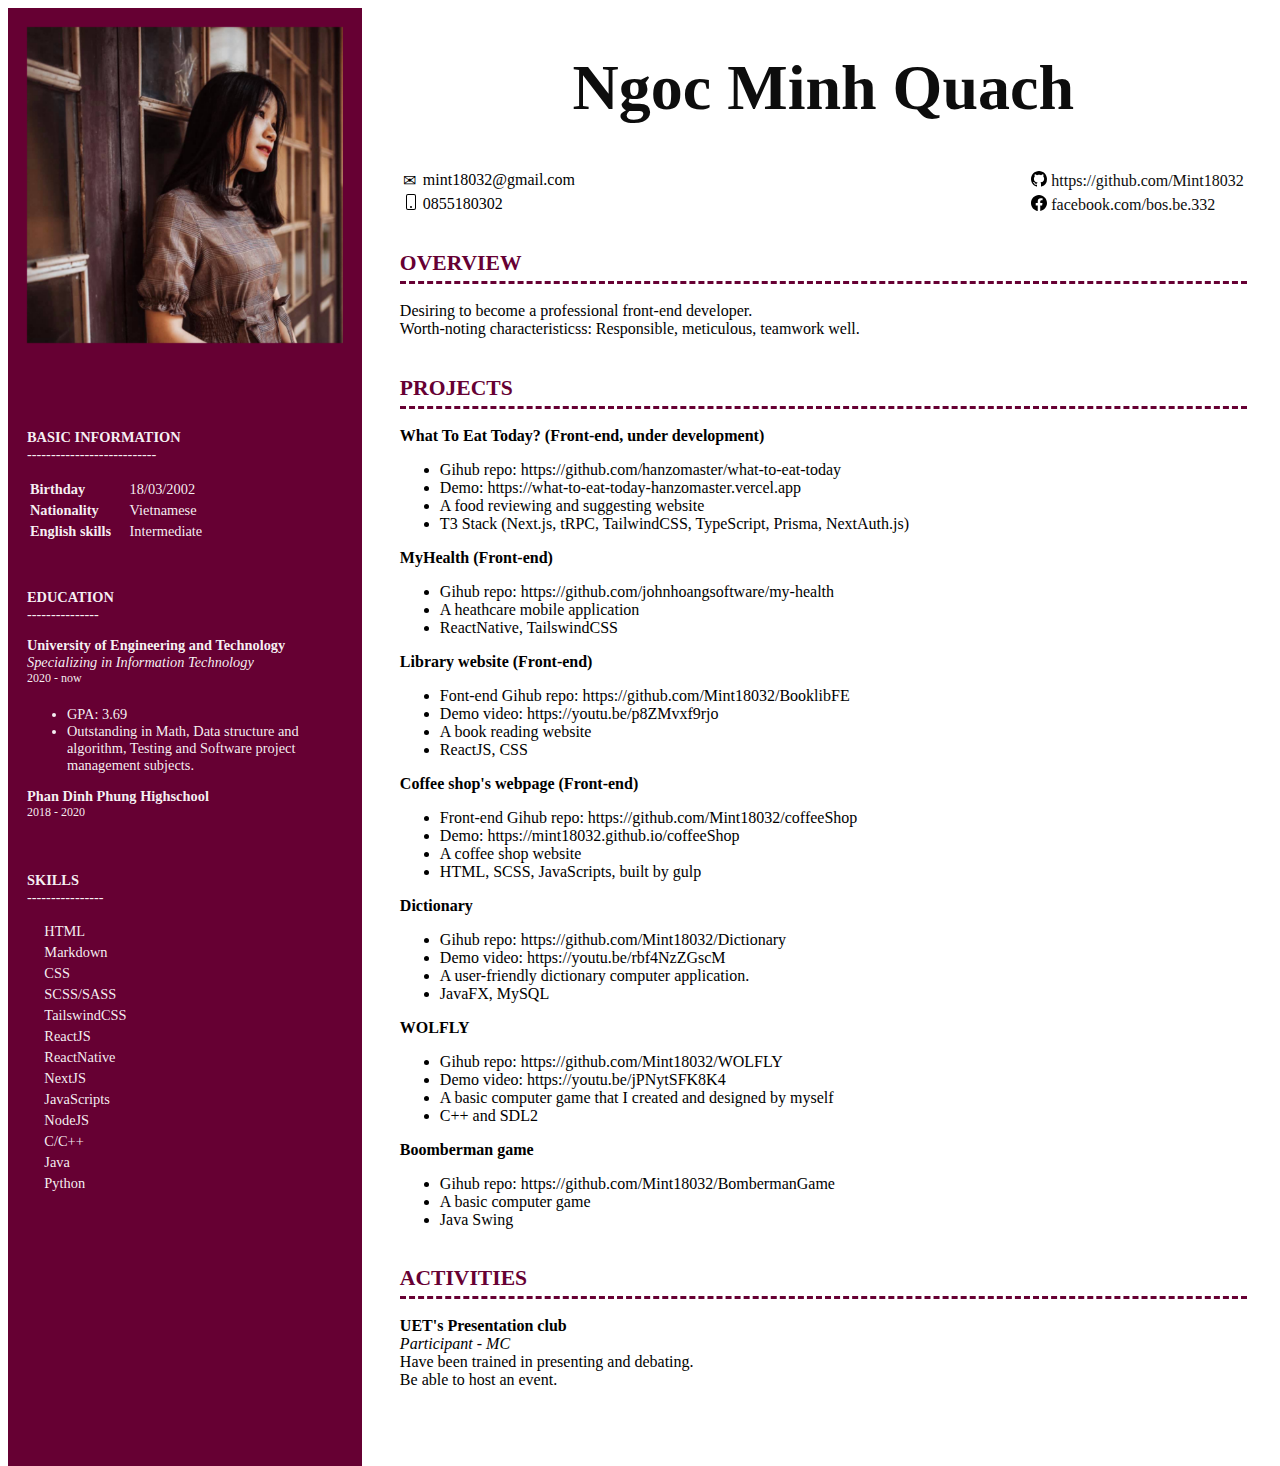
<file: index.html>
<!DOCTYPE html>
<html>

<head>
    <title>Ngọc Minh</title>
    <link rel="stylesheet" href="stylesheet/styles.css">
</head>

<body>
    <div class="row">
        <div class="left">
            <div class="flip-box">
                <div class="flip-box-inner">
                    <div class="flip-box-front">
                        <img src="media\images\minh1.jpg" alt="My photo">
                    </div>
                    <div class="flip-box-back">
                        <img src="media\images\minh2.jpg" alt="My photo">
                    </div>
                </div>
            </div>
            <p style="margin-top: 8vw;"><b>BASIC INFORMATION</b><br>---------------------------<br>
            <table>
                <tr>
                    <th>Birthday</th>
                    <td>&emsp;18/03/2002</td>
                </tr>
                <tr>
                    <th>Nationality</th>
                    <td>&emsp;Vietnamese</td>
                </tr>
                <tr>
                    <th>English skills</th>
                    <td>&emsp;Intermediate</td>
                </tr>
            </table>
            </p><BR />

            
            <p><b>EDUCATION</b> <br>---------------</p>
            <p><b>University of Engineering and Technology</b>
                <br><em>Specializing in Information Technology</em>
                <br><sup> 2020 - now</sup>
                <br>
                <ul>
                    <li>GPA: 3.69</li>
                    <li>Outstanding in Math, Data structure and algorithm, Testing and Software project management subjects.</li>
                </ul>
            </p>
            <p><b>Phan Dinh Phung Highschool</b>
                <br><sup>2018 - 2020</sup>
            </p><BR />

            <p><b>SKILLS</b><br>----------------<br>
                <table>
                    <!-- <tr>
                        <b>Languages and frameworks</b>
                    </tr> -->
                    <tr>
                        <td>&emsp;HTML</td>
                    </tr>
                    <tr>
                        <td>&emsp;Markdown</td>
                    </tr>
                    <tr>
                        <td>&emsp;CSS</td>
                    </tr>
                    <tr>
                        <td>&emsp;SCSS/SASS</td>
                    </tr>
                    <tr>
                        <td>&emsp;TailswindCSS</td>
                    </tr>
                    <tr>
                        <td>&emsp;ReactJS</td>
                    </tr>
                    <tr>
                        <td>&emsp;ReactNative</td>
                    </tr>
                    <tr>
                        <td>&emsp;NextJS</td>
                    </tr>
                    <tr>
                        <td>&emsp;JavaScripts</td>
                    </tr>
                    <tr>
                        <td>&emsp;NodeJS</td>
                    </tr>
                    <tr>
                        <td>&emsp;C/C++</td>
                    </tr>
                    <tr>
                        <td>&emsp;Java</td>
                    </tr>
                    <tr>
                        <td>&emsp;Python</td>
                    </tr>
                </table>
                </p><BR />
            </p>
        </div>

        <div class="right">
            <h1>Ngoc Minh Quach</h1>
            <table class="contact info-left">
                <tr>
                    <td>&#9993</td>
                    <td>mint18032@gmail.com</td>
                </tr>
                <tr>
                    <td>
                        <svg xmlns="http://www.w3.org/2000/svg" width="16" height="16" fill="currentColor" class="bi bi-phone" viewBox="0 0 16 16">
                            <path d="M11 1a1 1 0 0 1 1 1v12a1 1 0 0 1-1 1H5a1 1 0 0 1-1-1V2a1 1 0 0 1 1-1h6zM5 0a2 2 0 0 0-2 2v12a2 2 0 0 0 2 2h6a2 2 0 0 0 2-2V2a2 2 0 0 0-2-2H5z"/>
                            <path d="M8 14a1 1 0 1 0 0-2 1 1 0 0 0 0 2z"/>
                        </svg>
                    </td>
                    <td>0855180302</td>
                </tr>
            </table>
            <table class="contact info-right">
                <tr>
                    <td>
                        <svg xmlns="http://www.w3.org/2000/svg" width="16" height="16" fill="currentColor" class="bi bi-github" viewBox="0 0 16 16">
                            <path d="M8 0C3.58 0 0 3.58 0 8c0 3.54 2.29 6.53 5.47 7.59.4.07.55-.17.55-.38 0-.19-.01-.82-.01-1.49-2.01.37-2.53-.49-2.69-.94-.09-.23-.48-.94-.82-1.13-.28-.15-.68-.52-.01-.53.63-.01 1.08.58 1.23.82.72 1.21 1.87.87 2.33.66.07-.52.28-.87.51-1.07-1.78-.2-3.64-.89-3.64-3.95 0-.87.31-1.59.82-2.15-.08-.2-.36-1.02.08-2.12 0 0 .67-.21 2.2.82.64-.18 1.32-.27 2-.27.68 0 1.36.09 2 .27 1.53-1.04 2.2-.82 2.2-.82.44 1.1.16 1.92.08 2.12.51.56.82 1.27.82 2.15 0 3.07-1.87 3.75-3.65 3.95.29.25.54.73.54 1.48 0 1.07-.01 1.93-.01 2.2 0 .21.15.46.55.38A8.012 8.012 0 0 0 16 8c0-4.42-3.58-8-8-8z"/>
                        </svg>
                    </td>
                    <td><a href="https://github.com/Mint18032" style="color: #0d0d0d; text-decoration: none;">https://github.com/Mint18032</a></td>
                </tr>
                <tr>
                    <td>
                        <svg xmlns="http://www.w3.org/2000/svg" width="16" height="16" fill="currentColor" class="bi bi-facebook" viewBox="0 0 16 16">
                            <path d="M16 8.049c0-4.446-3.582-8.05-8-8.05C3.58 0-.002 3.603-.002 8.05c0 4.017 2.926 7.347 6.75 7.951v-5.625h-2.03V8.05H6.75V6.275c0-2.017 1.195-3.131 3.022-3.131.876 0 1.791.157 1.791.157v1.98h-1.009c-.993 0-1.303.621-1.303 1.258v1.51h2.218l-.354 2.326H9.25V16c3.824-.604 6.75-3.934 6.75-7.951z"/>
                        </svg>
                    </td>
                    <td><a href="https://www.facebook.com/bos.be.332/" style="color: #0d0d0d; text-decoration: none;">facebook.com/bos.be.332</a>
                    </td>
                </tr>
            </table>
            <BR/>

            <h2 style="margin-top: 5vh;">OVERVIEW</h2>
            <p>Desiring to become a professional front-end developer.<br>
                Worth-noting characteristicss: Responsible, meticulous, teamwork well.</p>
    

            <h2>PROJECTS</h2>
            <p class="project-name">What To Eat Today? (Front-end, under development)</p>
            <ul class="project-details">
                <li>Gihub repo: <a href="https://github.com/hanzomaster/what-to-eat-today">https://github.com/hanzomaster/what-to-eat-today</a></li>
                <li>Demo: <a href="https://what-to-eat-today-hanzomaster.vercel.app/">https://what-to-eat-today-hanzomaster.vercel.app</a></li>
                <li>A food reviewing and suggesting website</li>
                <li>T3 Stack (Next.js, tRPC, TailwindCSS, TypeScript, Prisma, NextAuth.js)</li>            
            </ul>
            <p class="project-name">MyHealth (Front-end)</p>
            <ul class="project-details">
                <li>Gihub repo: <a href="https://github.com/johnhoangsoftware/my-health">https://github.com/johnhoangsoftware/my-health</a></li>
                <!-- <li>Demo video: <a href=""></a></li> -->
                <li>A heathcare mobile application</li>
                <li>ReactNative, TailswindCSS</li>            
            </ul>
            <p class="project-name">Library website (Front-end)</p>
            <ul class="project-details">
                <li>Font-end Gihub repo: <a href="https://github.com/Mint18032/BooklibFE">https://github.com/Mint18032/BooklibFE</a></li>
                <li>Demo video: <a href="https://youtu.be/p8ZMvxf9rjo">https://youtu.be/p8ZMvxf9rjo</a></li>
                <li>A book reading website</li>
                <li>ReactJS, CSS</li>            
            </ul>
            <p class="project-name">Coffee shop's webpage (Front-end)</p>
            <ul class="project-details">
                <li>Front-end Gihub repo: <a href="https://github.com/Mint18032/coffeeShop">https://github.com/Mint18032/coffeeShop</a></li>
                <li>Demo: <a href="https://mint18032.github.io/coffeeShop">https://mint18032.github.io/coffeeShop</a></li>
                <li>A coffee shop website</li>
                <li>HTML, SCSS, JavaScripts, built by gulp</li>            
            </ul>
            <p class="project-name">Dictionary</p>
            <ul class="project-details">
                <li>Gihub repo: <a href="https://github.com/Mint18032/Dictionary">https://github.com/Mint18032/Dictionary</a></li>
                <li>Demo video: <a href="https://youtu.be/rbf4NzZGscM">https://youtu.be/rbf4NzZGscM</a></li>
                <li>A user-friendly dictionary computer application.</li>
                <li>JavaFX, MySQL</li>            
            </ul>
            <p class="project-name">WOLFLY</p>
            <ul class="project-details">
                <li>Gihub repo: <a href="https://github.com/Mint18032/WOLFLY">https://github.com/Mint18032/WOLFLY</a></li>
                <li>Demo video: <a href="https://youtu.be/jPNytSFK8K4">https://youtu.be/jPNytSFK8K4</a></li>
                <li>A basic computer game that I created and designed by myself</li>
                <li>C++ and SDL2</li>            
            </ul>
            <p class="project-name">Boomberman game</p>
            <ul class="project-details">
                <li>Gihub repo: <a href="https://github.com/Mint18032/BombermanGame">https://github.com/Mint18032/BombermanGame</a></li>
                <li>A basic computer game</li>
                <li>Java Swing</li>            
            </ul>


            <h2>ACTIVITIES</h2>
            <p><b>UET's Presentation club</b>
                <br><em>Participant - MC</em>
                <br>Have been trained in presenting and debating.<br>Be able to host an event.
            </p>
        </div>
    </div>

</body>

</html>
</file>
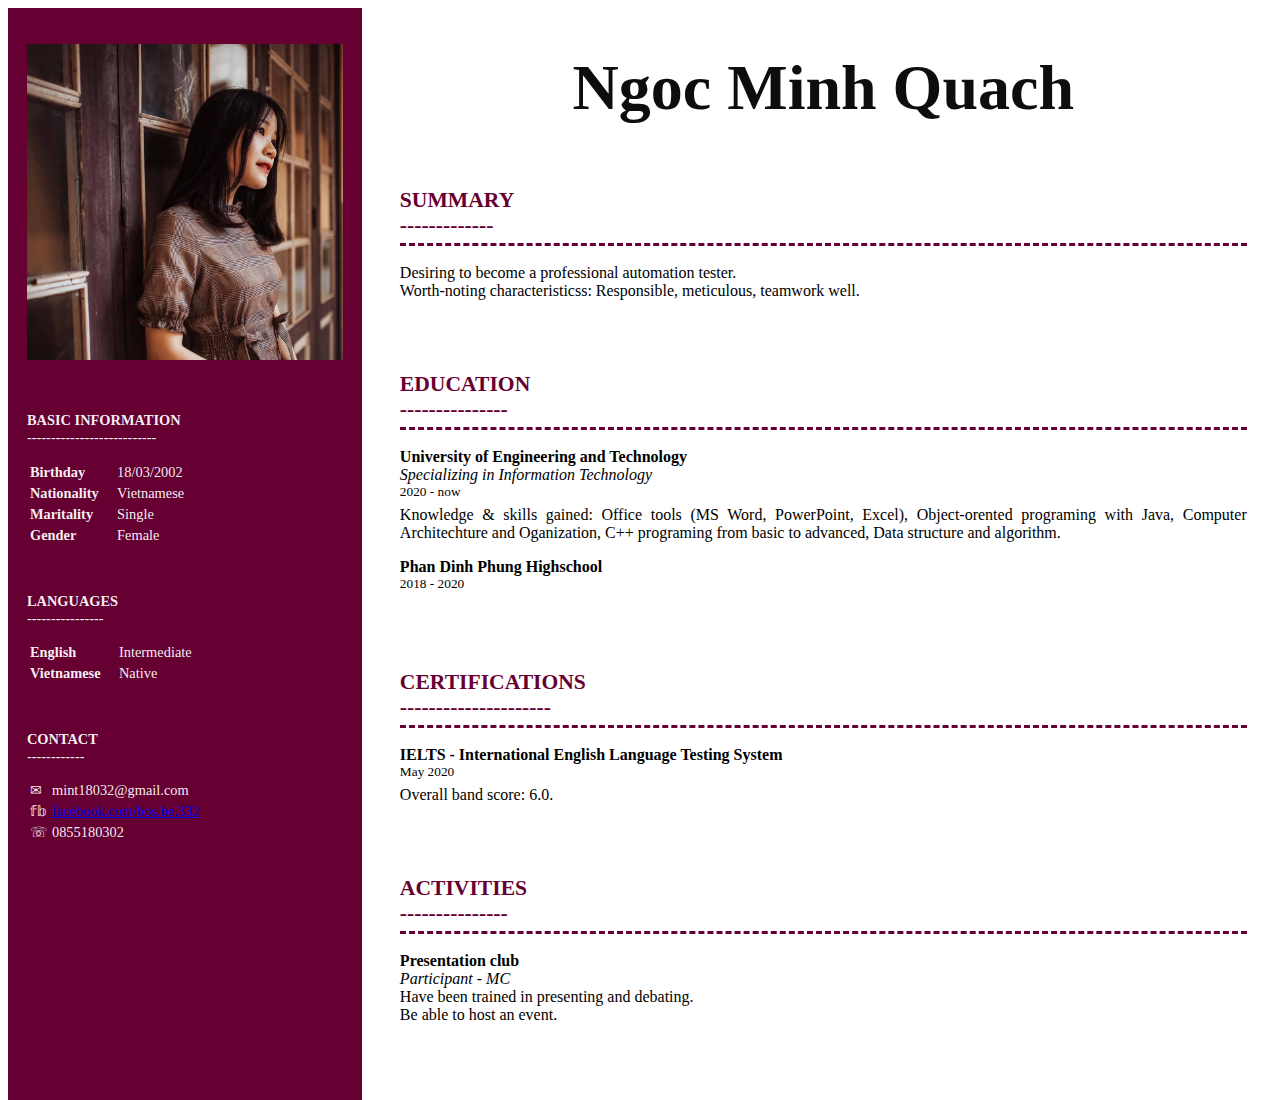
<file: cv.html>
<!DOCTYPE html>
<html>

<head>
    <title>Ngọc Minh</title>
    <link rel="stylesheet" href="stylesheet/styles.css">
</head>

<body>
    <div class="row">
        <div class="left">
            <BR />
            <img src="media\images\minh1.jpg" alt="My photo">
            <BR /><BR /><BR />
            <p><b>BASIC INFORMATION</b><br>---------------------------<br>
            <table>
                <tr>
                    <th>Birthday</th>
                    <td>&emsp;18/03/2002</td>
                </tr>
                <tr>
                    <th>Nationality</th>
                    <td>&emsp;Vietnamese</td>
                </tr>
                <tr>
                    <th>Maritality</th>
                    <td>&emsp;Single</td>
                </tr>
                <tr>
                    <th>Gender</th>
                    <td>&emsp;Female</td>
                </tr>
            </table>
            </p><BR />

            <p><b>LANGUAGES</b><br>----------------<br>
            <table>
                <tr>
                    <th>English</th>
                    <td>&emsp;Intermediate</td>
                </tr>
                <tr>
                    <th>Vietnamese</th>
                    <td>&emsp;Native</td>
                </tr>
            </table>
            </p><BR />

            <p><b>CONTACT</b><br>------------<br>
            <table>
                <tr>
                    <td>&#9993</td>
                    <td>mint18032@gmail.com</td>
                </tr>
                <tr>
                    <td>&#120151&#120147</td>
                    <td><a href="https://www.facebook.com/bos.be.332/">facebook.com/bos.be.332</a></td>
                </tr>
                <tr>
                    <td>&#9743</td>
                    <td>0855180302</td>
                </tr>
            </table>
            </p><BR />

        </div>
        <div class="right">
            <h1>Ngoc Minh Quach</h1>

            <h2>SUMMARY <br>-------------</h2>
            <p>Desiring to become a professional automation tester.<br>
                Worth-noting characteristicss: Responsible, meticulous, teamwork well.</p><BR />

            <h2>EDUCATION <br>---------------</h2>
            <p><b>University of Engineering and Technology</b>
                <br><em>Specializing in Information Technology</em>
                <br><sup> 2020 - now</sup>
                <br>Knowledge & skills gained: Office tools (MS Word, PowerPoint, Excel),
                Object-orented programing with Java,
                Computer Architechture and Oganization,
                C++ programing from basic to advanced, Data structure and algorithm.
            </p>

            <p><b>Phan Dinh Phung Highschool</b>
                <br><sup>2018 - 2020</sup>
            </p><BR />

            <h2>CERTIFICATIONS <br>---------------------</h2>
            <p><b>IELTS - International English Language Testing System</b>
                <br><sup>May 2020</sup>
                <br>Overall band score: 6.0.
            </p><BR />

            <h2>ACTIVITIES <br>---------------</h2>
            <p><b>Presentation club</b>
                <br><em>Participant - MC</em>
                <br>Have been trained in presenting and debating.<br>Be able to host an event.
            </p>
        </div>
    </div>

</body>

</html>
</file>
<file: stylesheet/styles.css>
/* Customize the web's scrollbar */ 
/* Works on Firefox */
* {
  scrollbar-width: thin;
  scrollbar-color: #000000b0 #fcebd6d2;
}

/* Works on Chrome, Edge, and Safari */
*::-webkit-scrollbar {
  width: 10px;
}

*::-webkit-scrollbar-track {
  background: #fcfbd6d2;
}

*::-webkit-scrollbar-thumb {
  background-color: #00000079;
  border-radius: 20px;
  border: 3px solid #fcfbd6d2;
}

*::-webkit-scrollbar-thumb:hover {
  background-color: #000000b0;
}

body {
  font-family: verdana;
  text-align: justify;
  height: 100%;
  overflow-x: hidden;  
}

h1 {
  font-size: 400%;
  color: #0d0d0d;
  text-align: center;
}

h2 {
  position: relative;
  width: 100%;
  color: #660033;
  font-size: 135%;
  padding-top: 20px;
  padding-bottom: 5px;
  border-bottom: dashed #660033 3px;
}

img {
  width: 100%;
  height: 100%;
}

.row:after {
  content: "";
  clear: both;
  height: 100%;
}

.left {
  width: 25%;
  float: left;
  text-align: left;
  padding: 1.5%;
  padding-bottom: 25vh;
  overflow-wrap: anywhere;
  background-color: #660033;
  color: rgba(255, 255, 255, 0.938);
  font-size: 90%;
  font-weight: 80%;
}

.right {
  width: 67%;
  padding-right: 2%;
  padding-left: 2%;
  background-color: white;
  float: right;
  font-size: 100%;
  font-weight: 80%;
}

.flip-box {
  background-color: transparent;
  display: table;
  width: 100%;
  height: 300px;
  perspective: 1000px;
}

.flip-box-inner {
  position: relative;
  width: 100%;
  height: 100%;
  transition: transform 20s;
  transform-style: preserve-3d;  
  -webkit-animation: animationFlipbox 10s infinite;
  animation: animationFlipbox 10s infinite;
}
  @-webkit-keyframes animationFlipbox {
  40%{transform:rotateY(0deg)}
  50%{transform:rotateY(180deg)}
  90%{transform:rotateY(180deg)}
  100%{transform:rotateY(0deg)}
  }
  @keyframes animationFlipbox {
  40%{transform:rotateY(0deg)}
  50%{transform:rotateY(180deg)}
  90%{transform:rotateY(180deg)}
  100%{transform:rotateY(0deg)}
  }

.flip-box:hover .flip-box-inner {
  transform: rotateY(180deg);
}

.flip-box-front, .flip-box-back {
  position: absolute;
  -webkit-backface-visibility: hidden;
  backface-visibility: hidden;
}

.flip-box-back {
  transform: rotateY(180deg);
}

.contact {
  width: fit-content;
  height: max-content;
}

.info-right {
  float: right;
}

.info-left {
  float: left;
}

.project-name {
  color: black;
  text-decoration: none;
  font-weight: bolder;
}

.project-details a {
  color: black;
  text-decoration: none;
}

.project-details a:hover{
  color: blue;
}

.project-details a:focus{
  color: blue;
}
</file>
